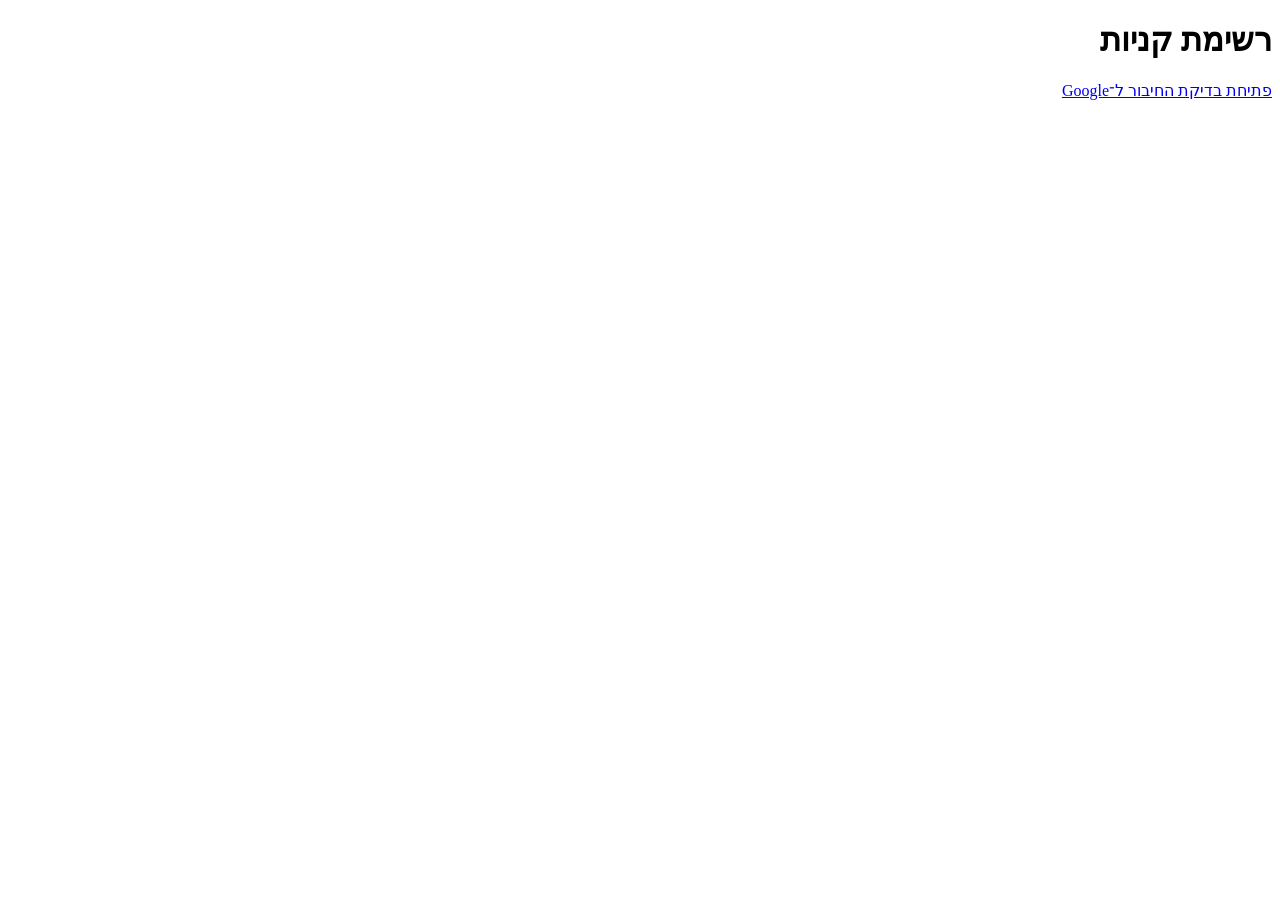
<file: index.html>
<!doctype html>
<html lang="he" dir="rtl">
<meta charset="utf-8">
<meta name="viewport" content="width=device-width, initial-scale=1">
<title>רשימת קניות</title>
<main>
  <h1>רשימת קניות</h1>
  <a href="./poc/">פתיחת בדיקת החיבור ל־Google</a>
</main>
</html>
</file>
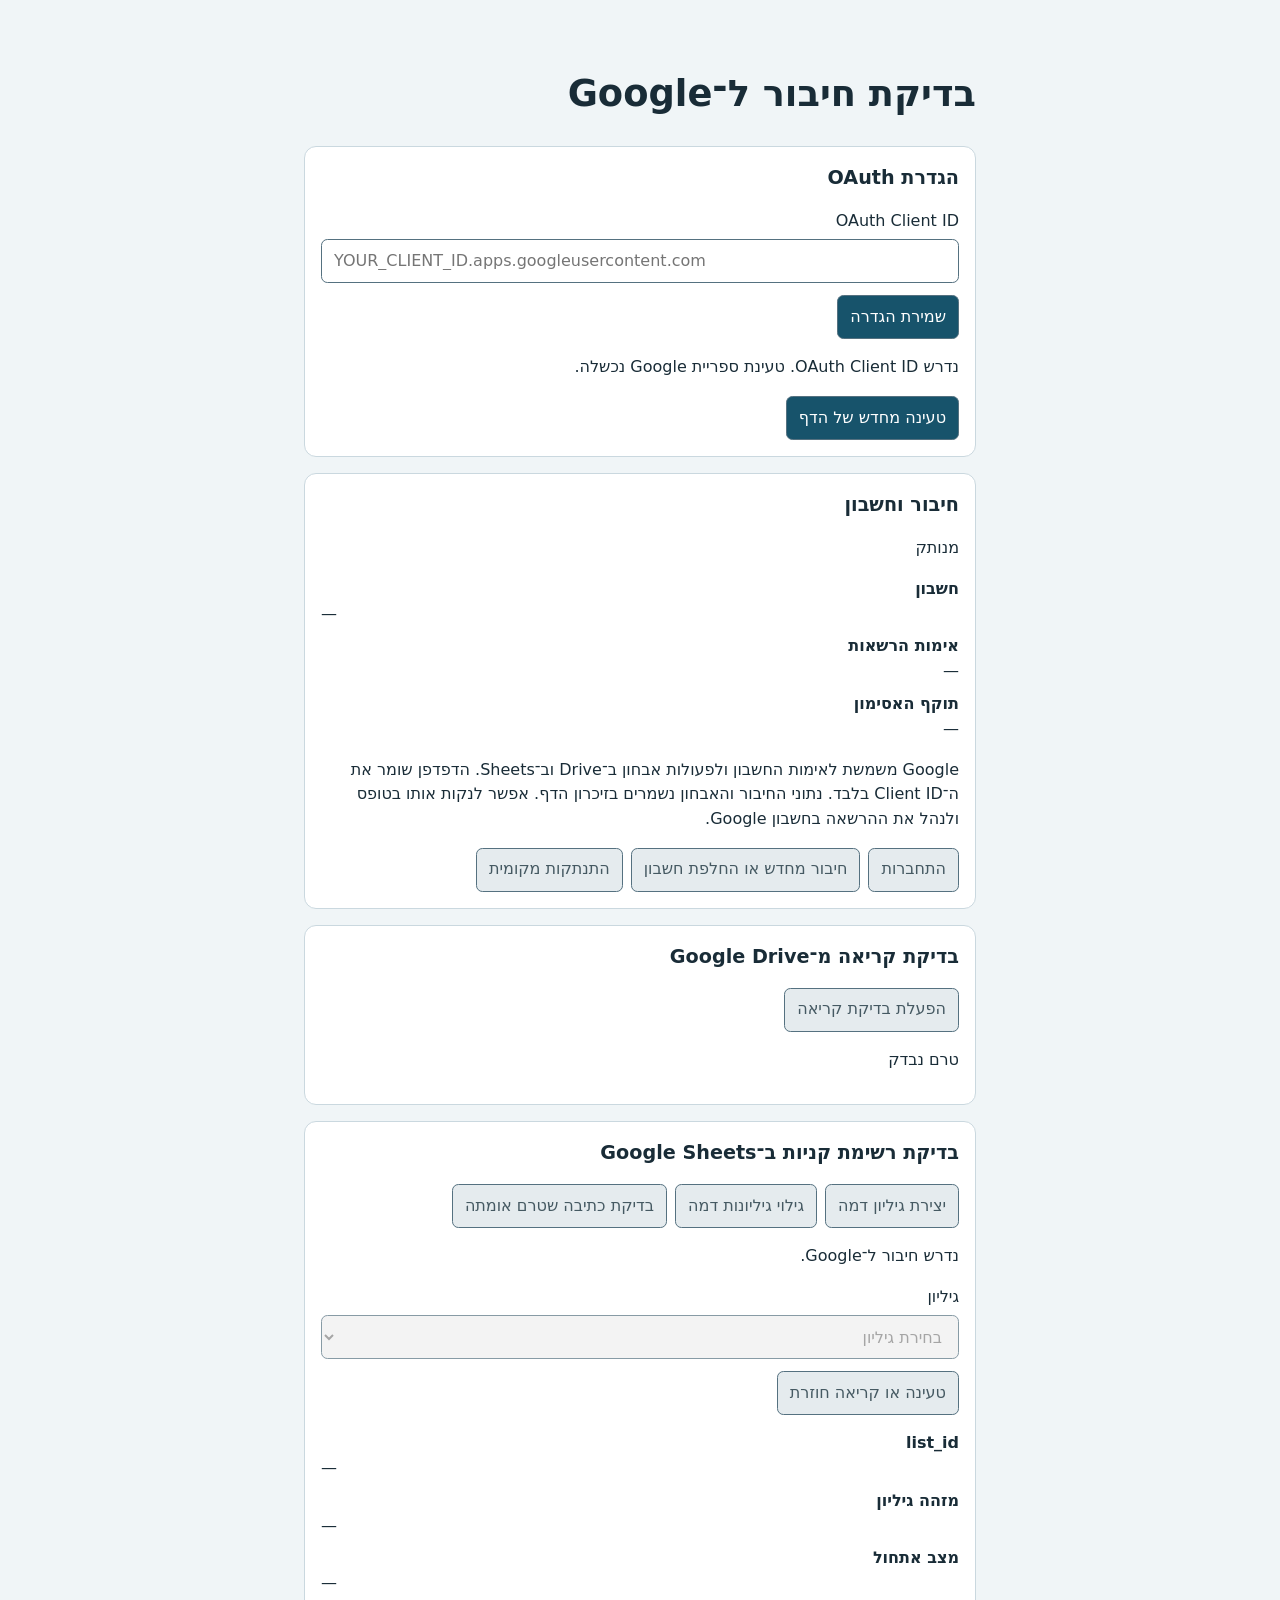
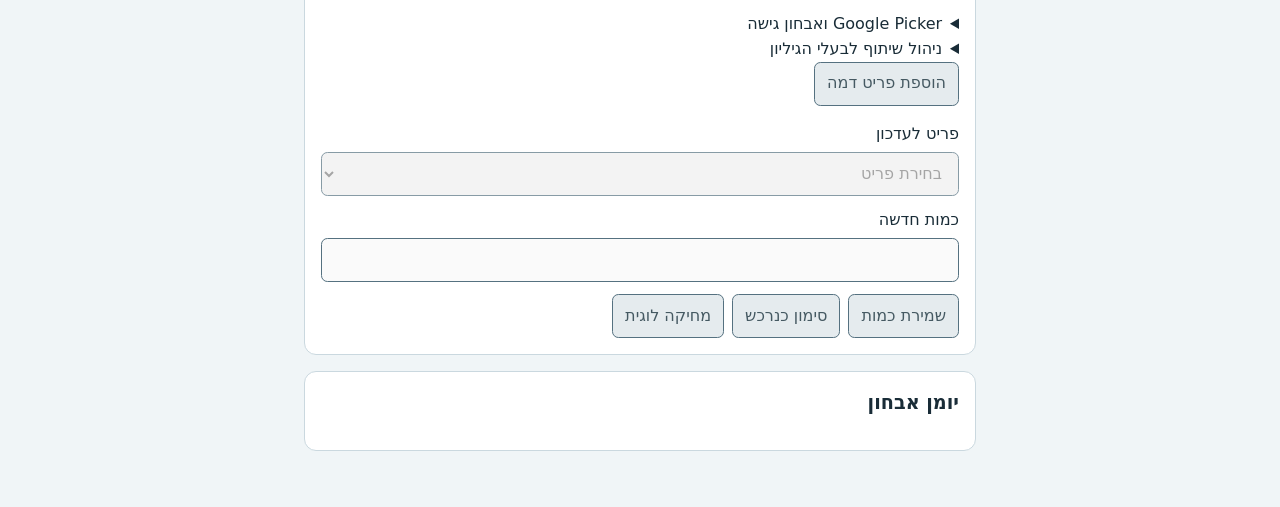
<file: poc/index.html>
<!doctype html>
<html lang="he" dir="rtl">
<head>
  <meta charset="utf-8">
  <meta name="viewport" content="width=device-width, initial-scale=1">
  <meta http-equiv="Content-Security-Policy" content="default-src 'none'; script-src 'self' https://accounts.google.com/gsi/client https://apis.google.com; style-src 'self' https://accounts.google.com/gsi/style; style-src-elem 'self' https://accounts.google.com/gsi/style 'unsafe-inline'; style-src-attr 'none'; connect-src https://accounts.google.com/gsi/ https://openidconnect.googleapis.com https://www.googleapis.com https://sheets.googleapis.com; frame-src https://accounts.google.com/gsi/ https://docs.google.com https://drive.google.com; base-uri 'none'; form-action 'none'">
  <title>בדיקת חיבור ל־Google</title>
  <link rel="stylesheet" href="./style.css">
  <script type="module" src="./app.js"></script>
</head>
<body>
  <main>
    <h1>בדיקת חיבור ל־Google</h1>
    <section aria-labelledby="config-heading">
      <h2 id="config-heading">הגדרת OAuth</h2>
      <form id="config" autocomplete="off">
        <label for="client">OAuth Client ID</label>
        <input id="client" dir="ltr" spellcheck="false" placeholder="YOUR_CLIENT_ID.apps.googleusercontent.com">
        <button>שמירת הגדרה</button>
      </form>
      <p id="configuration" role="status"></p>
      <button id="retryLibrary" hidden>טעינה מחדש של הדף</button>
    </section>

    <section aria-labelledby="connection-heading">
      <h2 id="connection-heading">חיבור וחשבון</h2>
      <p id="status" role="status">מנותק</p>
      <dl>
        <dt>חשבון</dt><dd id="email" dir="auto">—</dd>
        <dt>אימות הרשאות</dt><dd id="scopes">—</dd>
        <dt>תוקף האסימון</dt><dd id="expiration">—</dd>
      </dl>
      <p>Google משמשת לאימות החשבון ולפעולות אבחון ב־Drive וב־Sheets. הדפדפן שומר את ה־Client ID בלבד. נתוני החיבור והאבחון נשמרים בזיכרון הדף. אפשר לנקות אותו בטופס ולנהל את ההרשאה בחשבון Google.</p>
      <div class="actions">
        <button id="connect" disabled>התחברות</button>
        <button id="reconnect" disabled>חיבור מחדש או החלפת חשבון</button>
        <button id="disconnect" disabled>התנתקות מקומית</button>
      </div>
    </section>

    <section aria-labelledby="drive-heading">
      <h2 id="drive-heading">בדיקת קריאה מ־Google Drive</h2>
      <button id="drive" disabled>הפעלת בדיקת קריאה</button>
      <p id="driveStatus" role="status">טרם נבדק</p>
    </section>

    <section aria-labelledby="sheets-heading">
      <h2 id="sheets-heading">בדיקת רשימת קניות ב־Google Sheets</h2>
      <div class="actions">
        <button id="sheetCreate" disabled>יצירת גיליון דמה</button>
        <button id="sheetDiscover" disabled>גילוי גיליונות דמה</button>
        <button id="sheetReconcile" disabled>בדיקת כתיבה שטרם אומתה</button>
      </div>
      <p id="sheetStatus" role="status">נדרש חיבור ל־Google.</p>
      <p id="sheetPending" dir="auto"></p>
      <label for="sheetSelect">גיליון</label>
      <select id="sheetSelect" disabled><option value="">בחירת גיליון</option></select>
      <div class="actions">
        <button id="sheetLoad" disabled>טעינה או קריאה חוזרת</button>
        <a id="sheetOpen" target="_blank" rel="noopener noreferrer" hidden>פתיחה ב־Google Sheets</a>
      </div>
      <dl>
        <dt>list_id</dt><dd id="sheetListId" dir="auto">—</dd>
        <dt>מזהה גיליון</dt><dd id="sheetId" dir="auto">—</dd>
        <dt>מצב אתחול</dt><dd id="sheetInit" dir="auto">—</dd>
      </dl>
      <details>
        <summary>Google Picker ואבחון גישה</summary>
        <label for="pickerProject">מספר פרויקט Google Cloud</label>
        <input id="pickerProject" dir="ltr" inputmode="numeric" autocomplete="off">
        <label for="pickerKey">מפתח API ציבורי ומוגבל ל־Picker</label>
        <input id="pickerKey" dir="ltr" autocomplete="off" spellcheck="false">
        <label for="probeId">מזהה גיליון לבדיקה לפני בחירה</label>
        <input id="probeId" dir="ltr" autocomplete="off" spellcheck="false">
        <div class="actions">
          <button id="probe" disabled>בדיקת גישה ב־Drive</button>
          <button id="picker" disabled>בחירת גיליון דרך Google Picker</button>
        </div>
        <p id="probeStatus" role="status" dir="auto"></p>
        <p id="pickerStatus" role="status" dir="auto"></p>
      </details>
      <details>
        <summary>ניהול שיתוף לבעלי הגיליון</summary>
        <p id="sharingStatus" role="status"></p>
        <p id="sharingPending" role="status"></p>
        <p id="sharingRestriction"></p>
        <button id="reconcileSharing" disabled>בדיקת שינוי שיתוף שטרם אומת</button>
        <button id="restrictSharing" disabled>הגבלת השיתוף לבעלים בלבד ב־Drive</button>
        <button id="inspectPermissions" disabled>בדיקת הרשאות שיתוף</button>
        <ul id="permissionSummary"></ul>
        <form id="sharingForm" autocomplete="off">
          <label for="recipient">כתובת אימייל של חשבון בדיקה</label>
          <input id="recipient" type="email" dir="ltr" autocomplete="off" spellcheck="false" disabled>
          <label for="permissionRole">תפקיד</label>
          <select id="permissionRole" disabled>
            <option value="reader">צופה</option>
            <option value="writer">עורך</option>
          </select>
          <button id="share" disabled>מתן גישה לכתובת</button>
        </form>
        <label for="permissionSelect">הרשאת משתמש קיימת</label>
        <select id="permissionSelect" disabled></select>
        <div class="actions">
          <button id="changePermission" disabled>שינוי לתפקיד שנבחר</button>
          <button id="removePermission" disabled>הסרת גישה</button>
        </div>
      </details>
      <button id="sheetAppend" disabled>הוספת פריט דמה</button>
      <ul id="sheetRows" aria-label="פריטים בגיליון"></ul>
      <label for="sheetItem">פריט לעדכון</label>
      <select id="sheetItem" disabled><option value="">בחירת פריט</option></select>
      <label for="sheetQuantity">כמות חדשה</label>
      <input id="sheetQuantity" type="number" step="any" inputmode="decimal" disabled>
      <div class="actions">
        <button id="sheetQuantitySave" disabled>שמירת כמות</button>
        <button id="sheetComplete" disabled>סימון כנרכש</button>
        <button id="sheetDelete" disabled>מחיקה לוגית</button>
      </div>
    </section>

    <section aria-labelledby="log-heading">
      <h2 id="log-heading">יומן אבחון</h2>
      <ol id="log"></ol>
    </section>
  </main>
</body>
</html>
</file>
<file: poc/style.css>
:root {
  font: 100% / 1.55 system-ui, sans-serif;
  color: #192c37;
  background: #f0f5f7;
}

* { box-sizing: border-box; }

main {
  max-inline-size: 46rem;
  margin-inline: auto;
  padding: clamp(.75rem, 4vw, 2rem);
}

section {
  background: #fff;
  padding: 1rem;
  margin-block: 1rem;
  border: 1px solid #cad8df;
  border-radius: .75rem;
  overflow-wrap: anywhere;
}

h1 { font-size: clamp(1.5rem, 6vw, 2.3rem); }
h2 { margin-block-start: 0; font-size: 1.2rem; }
dt { font-weight: 650; }
dd { margin: 0 0 .5rem; text-align: start; }

input, select, button {
  max-inline-size: 100%;
  min-block-size: 44px;
  padding: .5rem .75rem;
  border: 1px solid #557180;
  border-radius: .4rem;
  font: inherit;
}

input, select { display: block; inline-size: 100%; margin-block: .35rem .75rem; }
button { color: #fff; background: #17536b; cursor: pointer; }
button:disabled { color: #455962; background: #e5ebee; cursor: default; }
:focus-visible { outline: 3px solid #136cb1; outline-offset: 2px; }
.actions { display: flex; flex-wrap: wrap; gap: .5rem; }
</file>
